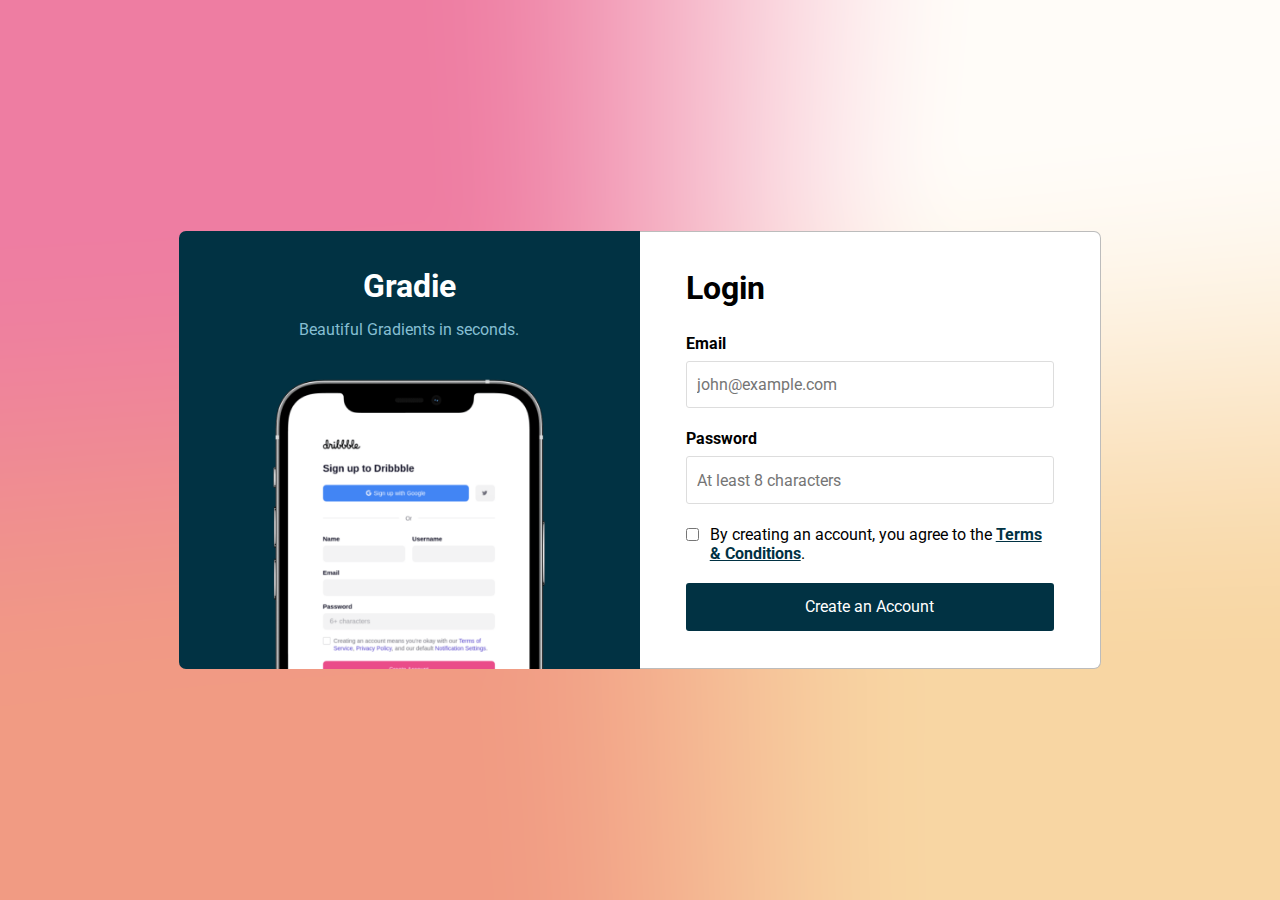
<file: index.html>
<!DOCTYPE html>
<html lang="en">
<head>
    <meta charset="UTF-8">
    <meta http-equiv="X-UA-Compatible" content="IE=edge">
    <meta name="viewport" content="width=device-width, initial-scale=1.0">
    <title>Gradie Sign Up Page</title>
    <link rel="icon" type="images/x-icon" href="Assets\password.png">
    <link rel="stylesheet" href="style.css">
</head>
<body>
    <main>
        <div class="container">
            <div class="wrapper">
                <div class="introduction">
                    <div class="text-wrap">
                        <h1>Gradie</h1>
                        <p>Beautiful Gradients in seconds.</p>
                    </div>
                </div>

                <div class="login">
                    <div class="login-wrap">
                        <h1>Login</h1>
                        <form action="submitted.html" method="get">
                            <div class="email-wrap">
                                <label for="email">Email</label>
                                <input type="email" name="email" id="email" placeholder="john@example.com" required>
                            </div>
                            
                            <div class="password-wrap">
                                <label for="password">Password</label>
                                <input type="password" name="password" id="password" placeholder="At least 8 characters" minlength="8" required>
                            </div>
                            
                            <div class="checkbox-terms-wrap">
                                <div class="checkbox">
                                    <div>
                                        <input type="checkbox" name="terms" id="terms" required>
                                    </div>
                                    
                                    <div class="checkbox">
                                        <label for="terms">
                                            By creating an account, you agree to the <a href="#">Terms & Conditions</a>.
                                        </label>
                                    </div>
                                </div>
                                <button type="submit">Create an Account</button>
                            </div>
                        </form>
                    </div>
                </div>
            </div>    
        </div>
    </main>
</body>
</html>
</file>
<file: style.css>
@import url('https://fonts.googleapis.com/css2?family=Roboto:wght@400;700&display=swap');

body {
    font-family: 'Roboto', sans-serif;
    margin: 0;
}

::selection {
    color: #fff;
    background-color: #014860;
}

main {
    background-image: url("Assets/Background.png");
    background-size: cover;
    width: 100vw;
    height: 100vh;
}

.container {
    width: 100%;
    height: 100%;
    display: flex;
    justify-content: center;
    align-items: center;
}

.wrapper {
    display: flex;
    width: 57.6rem;
    height: 27.42rem;
}

.introduction {
    background-image: url("Assets/iPhone Mockup.png");
    background-size: auto 80%;
    background-repeat: no-repeat;
    background-position: bottom center;
    background-color: #013243;
    flex-basis: 50%;
    text-align: center;
    border-width: 2px 0 0 0;
    border-style: solid;
    border-color: rgba(0, 0, 0, 0);
    border-radius: 7px 0 0 7px;
}

.text-wrap {
    padding-top: 7.5%;
}

.login {
    background-color: #ffff;
    border-width: 1px 1px 1px 0;
    border-style: solid;
    border-color: #bcbcbc;
    flex-basis: 50%;
    border-radius: 0 7px 7px 0;
    display: flex;
    flex-direction: column;
    justify-content: center;
}

.login-wrap {
    width: 80%;
    height: 85%;
    margin: auto;
    display: flex;
    flex-direction: column;
    justify-content: space-around;
}

.login-wrap form {
    display: flex;
    flex-direction: column;
    justify-content: space-between;
    flex-basis: 80%;
}

.email-wrap, .password-wrap {
    height: 5.026rem;
}

.email-wrap label, .password-wrap label {
    display: block;
    font-weight: bold;
}

#email, #password {
    width: 100%;
    display: block;
    height: 2.97rem;
}

.introduction h1 {
    color: #fff;
    margin-bottom: 15px;
}

.login-wrap h1 {
    margin-bottom: 1rem;
}

p {
    color: #85bed2;
}

h1, p {
    margin-top: 0;
}

input {
    border: 1px solid #ddd;
    border-radius: 3px;
    padding: 0 10px;
    margin: 8px 0;
    box-sizing: border-box;
    font-family: 'Roboto';
    font-size: 1rem;
    outline: none;
}

input::placeholder {
    font-family: 'Roboto';
    font-size: 1rem;
}

input:focus {
    transition: border .4s ease-in-out;
    border: 1px solid #013243;
}

input:focus::placeholder {
    transition: color .4s ease-in-out;
    color: transparent;
  }

a {
    font-weight: bold;
    color: #013243;
}

button {
    display: block;
    height: 2.97rem;
    background-color: #013243;
    color: #ffff;
    font-family: 'Roboto';
    border: none;
    border-radius: 3px;
    width: 100%;
    cursor: pointer;
    transition: .1s ease;
    font-size: 1rem;
}

button:hover {
    transition: box-shadow .2s ease-in-out;
    box-shadow: 0 5px 10px rgb(190, 190, 190);
}

button:active {
    background-color: #013243;
    transform: translateY(2px);
  }

.checkbox input {
    margin-top: 0;
    position: relative;
    top: .5px;
    cursor: pointer;
    accent-color: #013243;
}

.checkbox label {
    margin-left: .7rem;
}

.checkbox {
    display: flex;
    margin-bottom: 10px;
}


@media screen and (max-width: 915px) and (orientation: portrait) {
    .wrapper {
        flex-direction: column;
        height: 57.6rem;
        width: 27.42rem;
    }

    .container {
        height: 920px;
    }

    main {
        height: 921px;
    }

    .introduction {
        border-radius: 7px 7px 0 0;
    }

    .login {
        border-radius: 0 0 7px 7px;
        border-width: 1px 1px 1px 1px;
    }
}

/*Optimised media query for Samsung Galaxy Fold starts here*/
@media screen and (max-width: 719px) {
    .wrapper {
        flex-direction: row;
        width: 57.6rem;
        height: 27.42rem;
    }

    main {
        height: 100vh;
    }

    .container {
        height: 100%;
    }

    .introduction, .login {
        border-radius: 0;
    }
}

@media screen and (max-width: 716px) {
    .wrapper {
        flex-direction: column;
        height: 57.6rem;
        width: 27.42rem;
    }

    .container {
        height: 920px;
    }

    main {
        height: 921px;
    }

    .introduction {
        border-radius: 7px 7px 0 0;
    }

    .login {
        border-radius: 0 0 7px 7px;
        border-width: 1px 1px 1px 1px;
    }
}
/*Optimised media query for Samsung Galaxy Fold ends here*/

@media screen and (min-height: 920px) {
    main {
        height: 100vh;
    }

    .container {
        height: 100%;
    }
}

@media screen and (max-width: 435px) {
    .introduction, .login {
        border-radius: 0;
    }
}

@media screen and (max-height: 415px) {
    .introduction, .login {
        border-radius: 0;
    }
}

@media screen and (max-height: 438px) and (orientation: landscape) {
    .wrapper {
        flex-direction: row;
        width: 57.6rem;
        height: 27.42rem;
    }

    .container {
        height: 438px;
    }

    main {
        height: 438px;
    }
}
</file>
